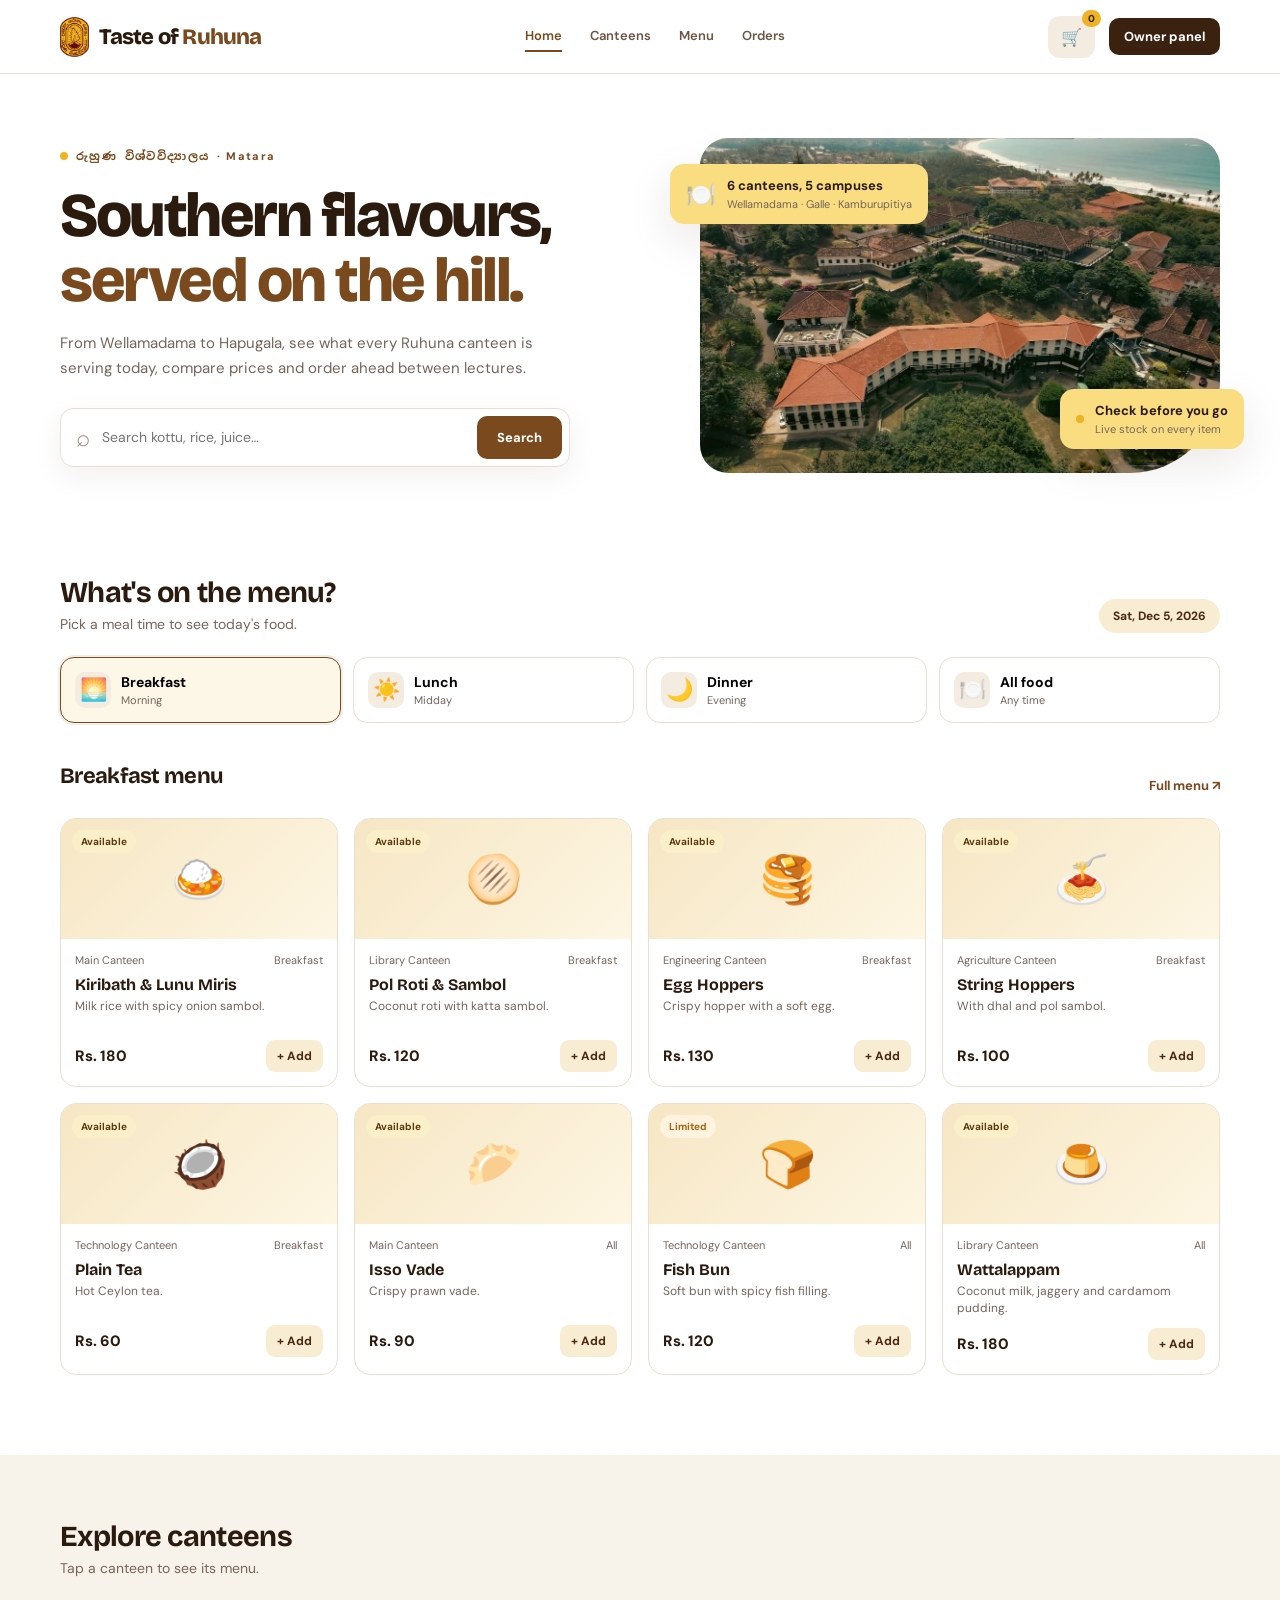
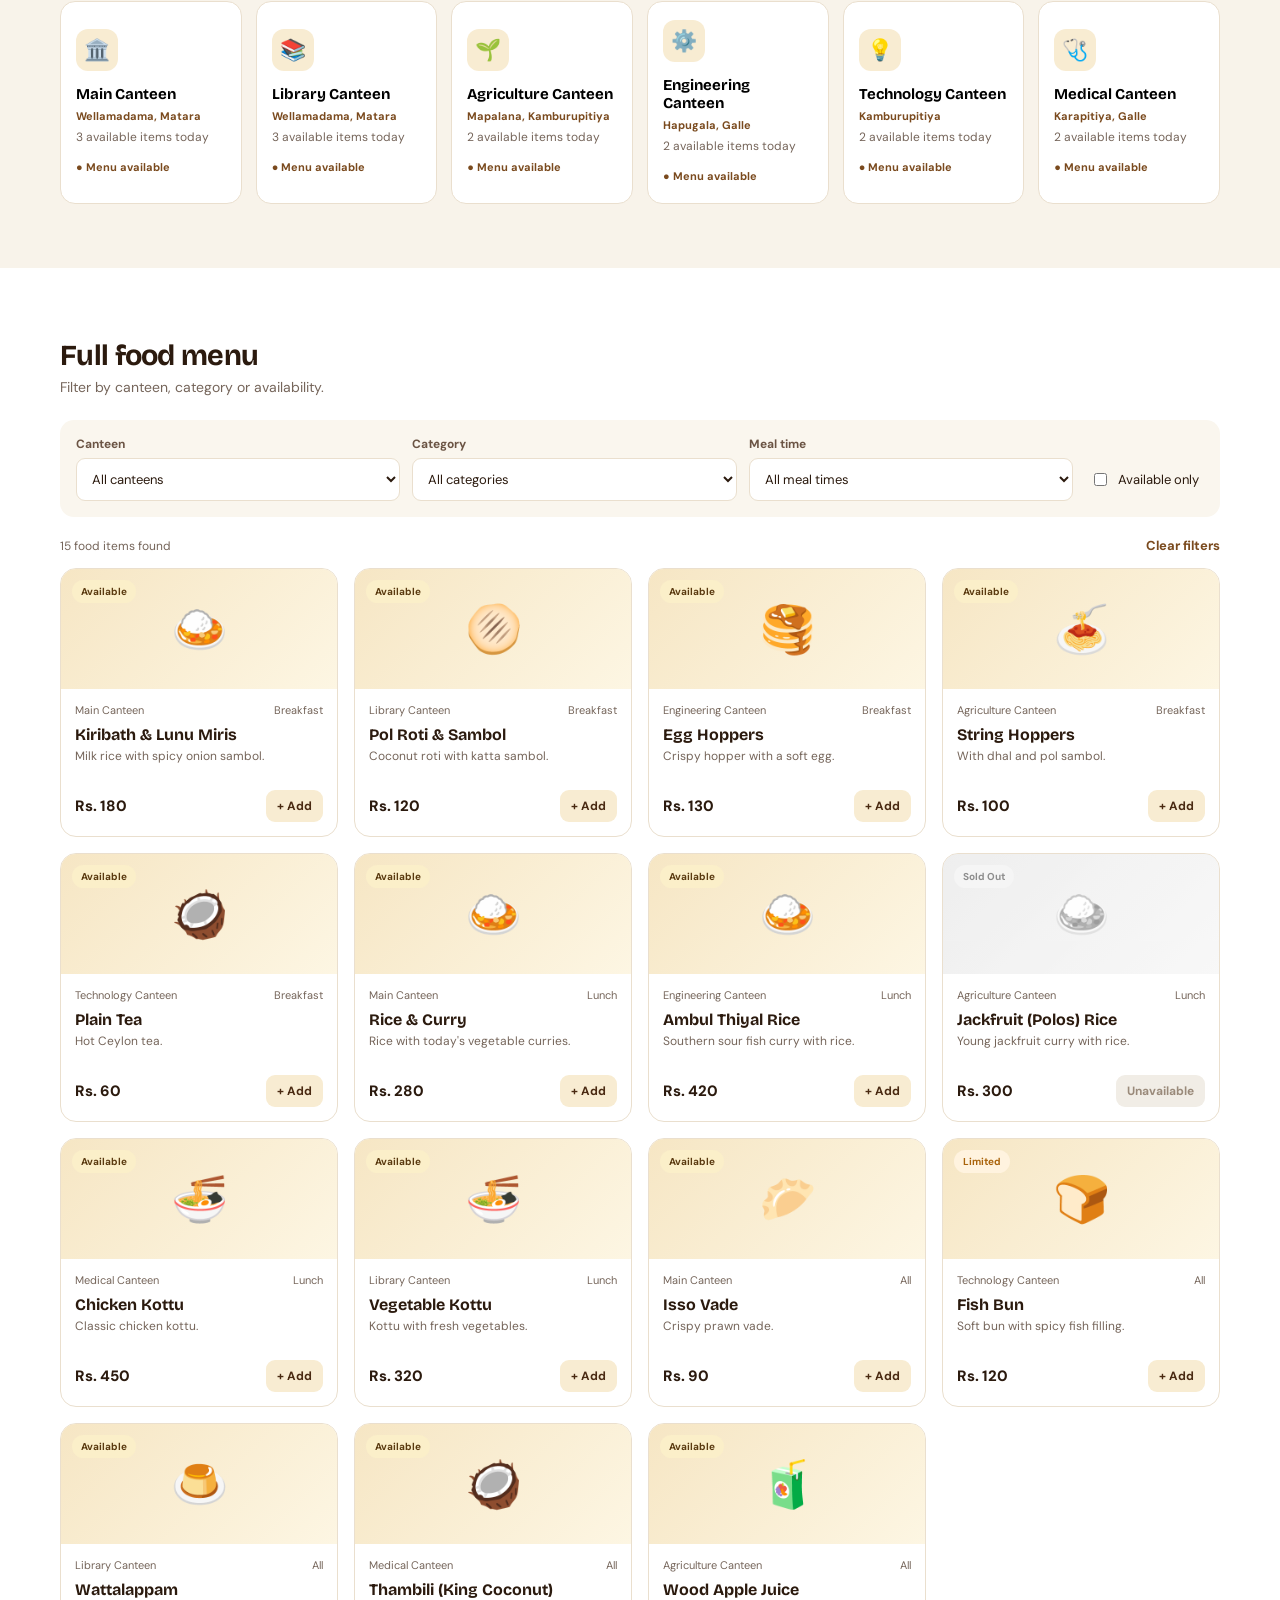
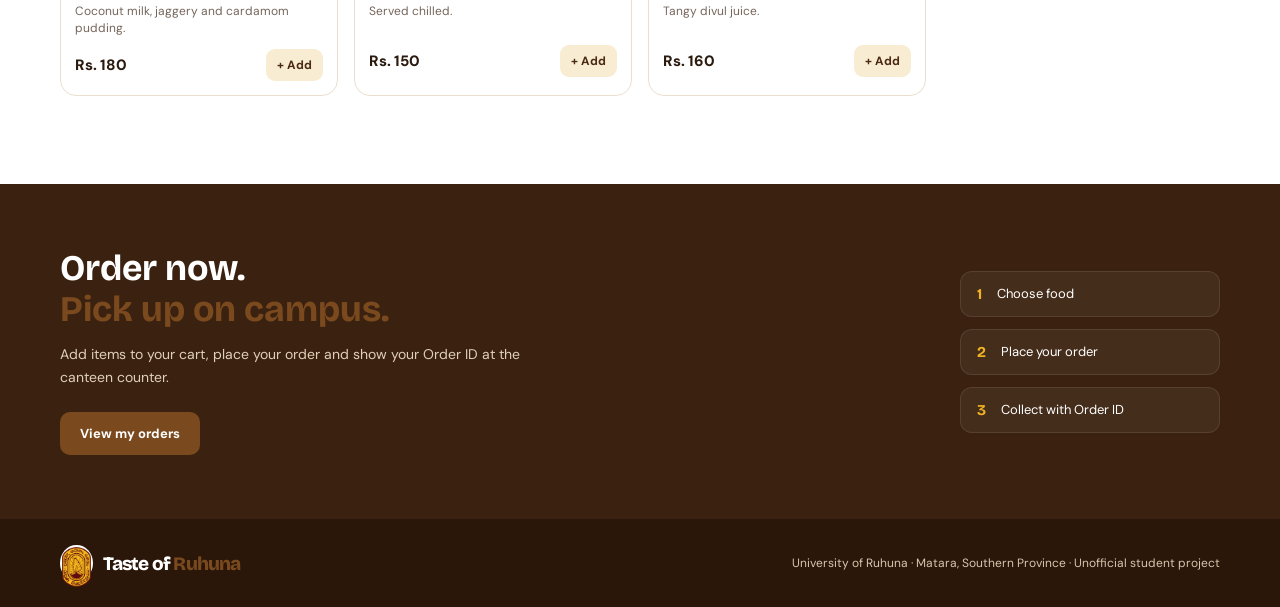
<file: html/home.html>
<!DOCTYPE html>
<html lang="en">
<head>
<meta charset="UTF-8">
<meta name="viewport" content="width=device-width, initial-scale=1.0">
<title>Ruhuna Eats | University of Ruhuna Canteens</title>
<link rel="preconnect" href="https://fonts.googleapis.com">
<link rel="preconnect" href="https://fonts.gstatic.com" crossorigin>
<link href="https://fonts.googleapis.com/css2?family=DM+Sans:wght@400;500;600;700&family=Bricolage+Grotesque:wght@600;700;800&family=Noto+Sans+Sinhala:wght@500;700&display=swap" rel="stylesheet">
<link rel="stylesheet" href="../css/home.css">
</head>
<body>
<header class="site-header">
  <a class="brand" href="#home"><span class="brand-mark" data-brand-mark></span><span data-brand-name></span></a>
  <nav class="main-nav">
    <a class="nav-link active" href="#home">Home</a>
    <a class="nav-link" href="#canteens">Canteens</a>
    <a class="nav-link" href="#menu">Menu</a>
    <a class="nav-link" href="#orders">Orders</a>
  </nav>
  <div class="header-actions">
    <button class="icon-button" id="cart-open" aria-label="Open cart">🛒<span id="cart-count" class="cart-count">0</span></button>
    <button class="button button-dark small" id="owner-open">Owner panel</button>
  </div>
</header>

<main>
  <section class="hero section-wrap" id="home">
    <div class="hero-copy">
      <span class="eyebrow"><span class="pulse"></span> <span class="si">රුහුණ විශ්වවිද්‍යාලය</span> · Matara</span>
      <h1>Southern flavours,<br><span>served on the hill.</span></h1>
      <p>From Wellamadama to Hapugala, see what every Ruhuna canteen is serving today, compare prices and order ahead between lectures.</p>
      <form class="hero-search" id="hero-search">
        <span>⌕</span><input id="search-input" type="search" placeholder="Search kottu, rice, juice…" aria-label="Search foods">
        <button class="button button-green" type="submit">Search</button>
      </form>
    </div>
    <div class="hero-visual" aria-hidden="true">
        <img src="../assets/1.jpg" alt="University of Ruhuna campus" class="horizon">
      <div class="floating-card floating-top"><span class="floating-icon">🍽️</span><div><strong id="hero-count">0 canteens</strong><small>Wellamadama · Galle · Kamburupitiya</small></div></div>
      <div class="floating-card floating-bottom"><span class="status-dot"></span><div><strong>Check before you go</strong><small>Live stock on every item</small></div></div>
    </div>
  </section>

  <section class="section-wrap meal-section">
    <div class="section-heading">
      <div><h2>What's on the menu?</h2><p>Pick a meal time to see today's food.</p></div>
      <span class="date-chip" id="today-date"></span>
    </div>
    <div class="meal-tabs">
      <button class="meal-tab" data-meal="Breakfast"><span>🌅</span><b>Breakfast</b><small>Morning</small></button>
      <button class="meal-tab" data-meal="Lunch"><span>☀️</span><b>Lunch</b><small>Midday</small></button>
      <button class="meal-tab" data-meal="Dinner"><span>🌙</span><b>Dinner</b><small>Evening</small></button>
      <button class="meal-tab" data-meal="All"><span>🍽️</span><b>All food</b><small>Any time</small></button>
    </div>
    <div class="section-heading compact"><div><h2 id="featured-title">Popular today</h2></div><a class="text-link" href="#menu">Full menu ↗</a></div>
    <div class="food-grid" id="home-food-grid"></div>
  </section>

  <section class="canteen-band" id="canteens">
    <div class="section-wrap">
      <div class="section-heading"><div><h2>Explore canteens</h2><p>Tap a canteen to see its menu.</p></div></div>
      <div class="canteen-grid" id="canteen-grid"></div>
    </div>
  </section>

  <section class="section-wrap menu-section" id="menu">
    <div class="section-heading"><div><h2>Full food menu</h2><p>Filter by canteen, category or availability.</p></div></div>
    <div class="filters">
      <label class="filter-field"><span>Canteen</span><select id="canteen-filter"></select></label>
      <label class="filter-field"><span>Category</span><select id="category-filter"></select></label>
      <label class="filter-field"><span>Meal time</span><select id="meal-filter"><option value="All">All meal times</option><option>Breakfast</option><option>Lunch</option><option>Dinner</option></select></label>
      <label class="check-filter"><input type="checkbox" id="available-filter"> Available only</label>
    </div>
    <div class="results-line"><span id="results-count"></span><button class="text-link" id="clear-filters">Clear filters</button></div>
    <div class="food-grid" id="all-food-grid"></div>
  </section>

  <section class="order-section" id="orders">
    <div class="section-wrap order-inner">
      <div><h2>Order now.<br><span>Pick up on campus.</span></h2><p>Add items to your cart, place your order and show your Order ID at the canteen counter.</p><button class="button button-green" id="view-orders">View my orders</button></div>
      <div class="order-steps"><div><b>1</b><span>Choose food</span></div><div><b>2</b><span>Place your order</span></div><div><b>3</b><span>Collect with Order ID</span></div></div>
    </div>
  </section>
</main>

<footer class="footer"><div class="section-wrap footer-inner"><a class="brand" href="#home"><span class="brand-mark" data-brand-mark></span><span data-brand-name></span></a><p id="footer-tagline"></p></div></footer>

<div class="overlay" id="cart-overlay"></div>
<aside class="drawer" id="cart-drawer" aria-label="Cart">
  <div class="drawer-head"><h2>Your cart</h2><button class="close-button" id="cart-close" aria-label="Close">×</button></div>
  <div id="cart-items" class="cart-items"></div>
  <div class="cart-footer"><div class="total-row"><span>Total</span><strong id="cart-total"></strong></div><button class="button button-green full" id="checkout-button">Continue to checkout</button><small>Demo checkout. No real payment is processed.</small></div>
</aside>

<div class="modal-backdrop" id="checkout-modal"><div class="modal">
  <button class="close-button modal-x" data-close="checkout-modal" aria-label="Close">×</button>
  <h2>Confirm your order</h2><p class="muted">One canteen per order.</p>
  <form id="checkout-form">
    <label class="form-label">Student name<input id="student-name" required placeholder="Your name"></label>
    <label class="form-label">Student ID<input id="student-id" required placeholder="Your university ID"></label>
    <label class="form-label">Pickup canteen<select id="pickup-canteen" disabled></select></label>
    <label class="form-label">Payment<select id="payment-method"><option>Cash on pickup</option><option>Online payment (demo only)</option></select></label>
    <div class="checkout-total"><span>Order total</span><strong id="checkout-total"></strong></div>
    <button class="button button-green full" type="submit">Place order</button>
  </form>
</div></div>

<div class="modal-backdrop" id="orders-modal"><div class="modal wide-modal"><button class="close-button modal-x" data-close="orders-modal" aria-label="Close">×</button><h2>My orders</h2><div id="orders-list"></div></div></div>

<div class="modal-backdrop" id="owner-modal"><div class="modal owner-modal">
  <button class="close-button modal-x" data-close="owner-modal" aria-label="Close">×</button>
  <h2>Owner dashboard</h2>
  <div class="owner-tabs"><button class="owner-tab active" data-owner-tab="manage">Manage food</button><button class="owner-tab" data-owner-tab="orders">Orders</button></div>
  <div id="owner-manage">
    <form id="food-form" class="owner-form">
      <input type="hidden" id="edit-food-id">
      <label class="form-label">Canteen<select id="owner-canteen"></select></label>
      <label class="form-label">Food name<input id="food-name" required placeholder="e.g. Chicken Kottu"></label>
      <div class="form-two"><label class="form-label">Category<select id="food-category"></select></label><label class="form-label">Meal time<select id="food-meal"><option>Breakfast</option><option>Lunch</option><option>Dinner</option><option>All</option></select></label></div>
      <div class="form-two"><label class="form-label">Price<input id="food-price" type="number" min="0" required></label><label class="form-label">Quantity<input id="food-quantity" type="number" min="0" required></label></div>
      <label class="form-label">Description (optional)<input id="food-desc" maxlength="80"></label>
      <button class="button button-green full" type="submit" id="save-food">Add food item</button>
      <button class="button button-light full hidden" type="button" id="cancel-edit">Cancel edit</button>
    </form>
    <div class="owner-food-list"><h3>Current menu</h3><div id="owner-food-items"></div></div>
  </div>
  <div id="owner-orders" class="hidden"><div id="owner-order-list"></div></div>
  <p class="demo-note">Demo: data is saved in this browser (LocalStorage). For multiple users and devices, connect a backend and database.</p>
</div></div>

<div class="toast" id="toast" role="status"></div>
<script src="../js/home.js"></script>
</body>
</html>
</file>
<file: css/home.css>
* {
  box-sizing: border-box;
}
:root {
  --gold: #f0b323;
  --green: #7a4a1e;
  --green-dark: #4a2a12;
  --green-pale: #f8ecd2;
  --ink: #2b1a0e;
  --muted: #75655a;
  --line: #eadfce;
}
html {
  scroll-behavior: smooth;
  scroll-padding-top: 96px;
}
body {
  margin: 0;
  font-family: "DM Sans", sans-serif;
  color: var(--ink);
  background: #fff;
}
button,
input,
select {
  font: inherit;
}
button {
  cursor: pointer;
}
:focus-visible {
  outline: 2px solid var(--green);
  outline-offset: 2px;
}
.section-wrap {
  width: min(1160px, calc(100% - 48px));
  margin: auto;
}
.site-header {
  height: 74px;
  padding: 0 max(24px, calc((100vw - 1160px) / 2));
  display: flex;
  align-items: center;
  justify-content: space-between;
  gap: 16px;
  border-bottom: 1px solid var(--line);
  background: #fff;
  position: sticky;
  top: 0;
  z-index: 20;
}
.brand {
  display: flex;
  align-items: center;
  gap: 10px;
  text-decoration: none;
  color: var(--ink);
  font:
    800 22px "Bricolage Grotesque",
    sans-serif;
  letter-spacing: -0.8px;
}
.brand-green {
  color: var(--green);
}
.brand-mark {
  min-width: 34px;
  height: 34px;
  padding: 0 6px;
  border-radius: 11px;
  background: var(--gold);
  color: #3b2210;
  font-weight: 800;
  display: grid;
  place-items: center;
  font-size: 18px;
}
.brand-mark.has-logo {
  background: none;
  padding: 0;
  min-width: 0;
  height: 42px;
}
.brand-mark.has-logo img {
  height: 40px;
  width: auto;
  display: block;
}
.footer .brand-mark.has-logo {
  height: 36px;
  background: #fff;
  border-radius: 50%;
  padding: 2px;
}
.main-nav {
  display: flex;
  gap: 28px;
}
.nav-link {
  text-decoration: none;
  color: #6b5444;
  font-size: 13px;
  font-weight: 600;
  padding: 6px 0;
  border-bottom: 2px solid transparent;
}
.nav-link.active,
.nav-link:hover {
  color: var(--green);
  border-color: var(--green);
}
.header-actions {
  display: flex;
  align-items: center;
  gap: 14px;
}
.icon-button {
  border: 0;
  background: #f4ece0;
  border-radius: 12px;
  padding: 10px 13px;
  font-size: 17px;
  position: relative;
}
.cart-count {
  font-size: 10px;
  font-weight: 700;
  background: var(--gold);
  color: #2b1a0e;
  border-radius: 20px;
  padding: 2px 6px;
  position: absolute;
  top: -6px;
  right: -6px;
}
.button {
  border: 0;
  border-radius: 10px;
  padding: 13px 20px;
  font-size: 13px;
  font-weight: 700;
  transition: 0.2s;
}
.button:hover {
  filter: brightness(0.95);
}
.button-green {
  background: var(--green);
  color: #fff;
}
.button-dark {
  background: #3b2210;
  color: #fff;
}
.button-light {
  background: #f1e8da;
  color: var(--ink);
}
.button.small {
  padding: 10px 15px;
}
.button.full {
  width: 100%;
}
.hero {
  display: grid;
  grid-template-columns: 1.05fr 0.95fr;
  gap: 65px;
  align-items: center;
  padding: 64px 0 72px;
}
.eyebrow {
  font-size: 11px;
  font-weight: 700;
  letter-spacing: 1.4px;
  color: var(--green);
  display: inline-flex;
  align-items: center;
  gap: 8px;
}
.pulse,
.status-dot {
  width: 8px;
  height: 8px;
  background: #f0b323;
  border-radius: 50%;
  display: inline-block;
}
.si {
  font-family: "Noto Sans Sinhala", sans-serif;
}
.hero h1 {
  font:
    800 clamp(42px, 5vw, 62px)/1.05 "Bricolage Grotesque",
    sans-serif;
  letter-spacing: -2.5px;
  margin: 18px 0;
}
.hero h1 span,
.order-inner h2 span {
  color: var(--green);
}
.hero-copy > p {
  color: var(--muted);
  font-size: 15px;
  line-height: 1.7;
  max-width: 480px;
}
.hero-search {
  display: flex;
  align-items: center;
  gap: 10px;
  border: 1px solid var(--line);
  border-radius: 13px;
  padding: 7px 7px 7px 15px;
  max-width: 510px;
  margin-top: 26px;
  box-shadow: 0 10px 30px #3b221010;
}
.hero-search > span {
  font-size: 24px;
  color: #a08a74;
}
.hero-search input {
  border: 0;
  outline: 0;
  min-width: 0;
  flex: 1;
  font-size: 14px;
}
.hero-visual {
  position: relative;
}
.horizon {
  display: block;
  width: 100%;
  height: auto;
  border-radius: 28px 28px 90px 28px;
}
.floating-card {
  position: absolute;
  background: #f9dd80;
  box-shadow: 0 15px 45px #3b22101a;
  border-radius: 14px;
  padding: 13px 16px;
  display: flex;
  gap: 11px;
  align-items: center;
}
.floating-card strong,
.floating-card small {
  display: block;
}
.floating-card strong {
  font-size: 13px;
}
.floating-card small {
  font-size: 11px;
  color: var(--muted);
  margin-top: 3px;
}
.floating-icon {
  font-size: 24px;
}
.floating-top {
  top: 26px;
  left: -30px;
}
.floating-bottom {
  bottom: 24px;
  right: -24px;
}
.meal-section {
  padding: 30px 0 80px;
}
.section-heading {
  display: flex;
  justify-content: space-between;
  align-items: end;
  gap: 20px;
  margin-bottom: 24px;
}
.section-heading h2,
.drawer h2,
.modal h2 {
  font:
    700 29px "Bricolage Grotesque",
    sans-serif;
  letter-spacing: -0.7px;
  margin: 0 0 5px;
}
.section-heading p {
  color: var(--muted);
  font-size: 14px;
  margin: 0;
}
.date-chip {
  background: var(--green-pale);
  color: var(--green-dark);
  border-radius: 30px;
  padding: 9px 14px;
  font-size: 12px;
  font-weight: 700;
  white-space: nowrap;
}
.meal-tabs {
  display: grid;
  grid-template-columns: repeat(4, 1fr);
  gap: 12px;
  margin: 24px 0 40px;
}
.meal-tab {
  border: 1px solid var(--line);
  border-radius: 14px;
  background: #fff;
  padding: 14px;
  display: grid;
  grid-template-columns: 36px 1fr;
  column-gap: 10px;
  align-items: center;
  text-align: left;
}
.meal-tab > span {
  grid-row: 1/3;
  font-size: 22px;
  background: #f4ece0;
  width: 36px;
  height: 36px;
  border-radius: 10px;
  display: grid;
  place-items: center;
}
.meal-tab b {
  font-size: 14px;
}
.meal-tab small {
  color: var(--muted);
  font-size: 11px;
}
.meal-tab.active {
  border-color: var(--green);
  background: #fdf7e8;
  box-shadow: 0 0 0 2px #7a4a1e18;
}
.compact h2 {
  font-size: 22px;
}
.text-link {
  border: 0;
  background: none;
  color: var(--green);
  font-size: 13px;
  font-weight: 700;
  text-decoration: none;
  padding: 0;
}
.food-grid {
  display: grid;
  grid-template-columns: repeat(4, 1fr);
  gap: 16px;
}
.food-card {
  border: 1px solid var(--line);
  border-radius: 16px;
  overflow: hidden;
  background: #fff;
}
.food-photo {
  height: 120px;
  position: relative;
  background: linear-gradient(135deg, #f6e6c4, #fdf6e3);
  display: grid;
  place-items: center;
  font-size: 46px;
}
.food-card.out .food-photo {
  filter: grayscale(1);
  opacity: 0.7;
}
.status-badge {
  position: absolute;
  top: 11px;
  left: 11px;
  border-radius: 30px;
  background: #fbefc9;
  color: #5a3a10;
  font-size: 10px;
  font-weight: 700;
  padding: 5px 9px;
}
.status-badge.limited {
  background: #fff3df;
  color: #a9630a;
}
.status-badge.sold {
  background: #ffeded;
  color: #bb4444;
}
.food-content {
  padding: 14px;
}
.food-topline {
  display: flex;
  justify-content: space-between;
  gap: 8px;
  color: var(--muted);
  font-size: 11px;
}
.food-content h3 {
  font:
    700 16px "Bricolage Grotesque",
    sans-serif;
  margin: 8px 0 4px;
}
.food-desc {
  font-size: 12px;
  color: var(--muted);
  min-height: 30px;
  line-height: 1.4;
}
.food-bottom {
  display: flex;
  justify-content: space-between;
  align-items: center;
  gap: 8px;
  margin-top: 12px;
}
.price {
  font-size: 15px;
  font-weight: 800;
}
.add-button {
  border: 0;
  background: var(--green-pale);
  color: var(--green-dark);
  border-radius: 9px;
  padding: 8px 11px;
  font-size: 12px;
  font-weight: 700;
}
.add-button:disabled {
  background: #f1ede6;
  color: #9a8a7a;
  cursor: not-allowed;
}
.canteen-band {
  background: #f8f3ea;
  padding: 64px 0;
}
.canteen-grid {
  display: grid;
  grid-template-columns: repeat(auto-fit, minmax(170px, 1fr));
  gap: 14px;
}
.canteen-card {
  background: #fff;
  border: 1px solid var(--line);
  border-radius: 15px;
  padding: 18px 15px;
  text-align: left;
  transition: 0.2s;
}
.canteen-card:hover {
  border-color: var(--green);
  box-shadow: 0 8px 24px #3b221012;
}
.canteen-icon {
  width: 42px;
  height: 42px;
  background: var(--green-pale);
  border-radius: 12px;
  display: grid;
  place-items: center;
  font-size: 21px;
  margin-bottom: 14px;
}
.canteen-card h3 {
  font:
    700 15px "Bricolage Grotesque",
    sans-serif;
  margin: 0 0 6px;
}
.canteen-campus {
  font-size: 11px;
  color: var(--green);
  font-weight: 700;
  margin: 0 0 6px;
}
.canteen-card p {
  font-size: 12px;
  color: var(--muted);
  margin: 0 0 10px;
}
.canteen-status {
  font-size: 11px;
  font-weight: 700;
  color: var(--green);
}
.canteen-status.none {
  color: #a9630a;
}
.canteen-card {
  cursor: pointer;
}
.menu-section {
  padding: 70px 0 88px;
}
.filters {
  display: flex;
  align-items: end;
  gap: 12px;
  flex-wrap: wrap;
  padding: 16px;
  background: #faf6ee;
  border-radius: 14px;
}
.filter-field {
  display: grid;
  gap: 6px;
  flex: 1;
  min-width: 150px;
}
.filter-field span,
.form-label {
  font-size: 12px;
  font-weight: 700;
  color: #6b5444;
}
.filter-field select,
.form-label input,
.form-label select {
  width: 100%;
  padding: 11px;
  border: 1px solid var(--line);
  border-radius: 9px;
  background: #fff;
  color: var(--ink);
  margin-top: 6px;
  font-size: 13px;
}
.filter-field select {
  margin-top: 0;
}
.check-filter {
  font-size: 13px;
  display: flex;
  align-items: center;
  gap: 8px;
  padding: 12px 5px;
}
.results-line {
  display: flex;
  justify-content: space-between;
  align-items: center;
  margin: 20px 0 14px;
  color: var(--muted);
  font-size: 12px;
}
.order-section {
  background: #3b2210;
  color: #fff;
  padding: 64px 0;
}
.order-inner {
  display: flex;
  justify-content: space-between;
  align-items: center;
  gap: 50px;
}
.order-inner h2 {
  font:
    700 36px/1.15 "Bricolage Grotesque",
    sans-serif;
  margin: 0 0 12px;
}
.order-inner p {
  color: #e0d0ba;
  font-size: 14px;
  line-height: 1.7;
  max-width: 460px;
  margin: 0 0 22px;
}
.order-steps {
  display: grid;
  gap: 12px;
  min-width: 260px;
}
.order-steps div {
  display: flex;
  align-items: center;
  gap: 15px;
  background: #ffffff0d;
  border: 1px solid #ffffff18;
  border-radius: 12px;
  padding: 13px 16px;
  font-size: 13px;
}
.order-steps b {
  color: #f0b323;
  font: 700 15px "Bricolage Grotesque";
}
.footer {
  background: #2a170a;
  color: #d9c6ad;
  padding: 26px 0;
}
.footer-inner {
  display: flex;
  align-items: center;
  justify-content: space-between;
  gap: 15px;
}
.footer .brand {
  color: #fff;
  font-size: 19px;
}
.footer p {
  font-size: 12px;
  margin: 0;
}
.overlay,
.modal-backdrop {
  position: fixed;
  inset: 0;
  background: #101c16a6;
  z-index: 40;
  opacity: 0;
  visibility: hidden;
  transition: 0.2s;
}
.overlay.show,
.modal-backdrop.show {
  opacity: 1;
  visibility: visible;
}
.drawer {
  position: fixed;
  z-index: 41;
  right: 0;
  top: 0;
  height: 100vh;
  height: 100dvh;
  width: min(430px, 100%);
  background: #fff;
  padding: 26px;
  display: flex;
  flex-direction: column;
  transform: translateX(105%);
  transition: 0.25s;
  visibility: hidden;
}
.drawer.show {
  transform: none;
  visibility: visible;
}
.drawer-head {
  display: flex;
  justify-content: space-between;
  align-items: center;
}
.close-button {
  border: 0;
  background: #f1e8da;
  border-radius: 50%;
  width: 34px;
  height: 34px;
  font-size: 22px;
  color: #6b5444;
}
.cart-items {
  flex: 1;
  overflow: auto;
  margin: 18px 0;
}
.cart-row {
  display: flex;
  gap: 12px;
  padding: 13px 0;
  border-bottom: 1px solid var(--line);
}
.cart-emoji {
  width: 56px;
  height: 56px;
  border-radius: 10px;
  background: var(--green-pale);
  display: grid;
  place-items: center;
  font-size: 26px;
}
.cart-row-info {
  flex: 1;
}
.cart-row-info b {
  font-size: 13px;
  display: block;
}
.cart-row-info small {
  font-size: 11px;
  color: var(--muted);
}
.qty-controls {
  display: flex;
  align-items: center;
  gap: 9px;
  margin-top: 8px;
}
.qty-controls button {
  border: 1px solid var(--line);
  background: #fff;
  border-radius: 6px;
  width: 26px;
  height: 26px;
}
.cart-footer {
  border-top: 1px solid var(--line);
  padding-top: 16px;
}
.total-row,
.checkout-total {
  display: flex;
  justify-content: space-between;
  margin-bottom: 14px;
  font-size: 14px;
}
.total-row strong,
.checkout-total strong {
  font-size: 18px;
}
.cart-footer > small {
  display: block;
  color: var(--muted);
  font-size: 11px;
  text-align: center;
  margin-top: 10px;
}
.empty-state {
  text-align: center;
  padding: 35px 10px;
  color: var(--muted);
  font-size: 13px;
}
.modal-backdrop {
  z-index: 50;
  display: grid;
  place-items: center;
  padding: 20px;
  overflow: auto;
}
.modal {
  position: relative;
  background: #fff;
  border-radius: 18px;
  padding: 30px;
  width: min(460px, 100%);
  max-height: 90vh;
  overflow: auto;
  transform: translateY(10px);
  transition: 0.2s;
}
.modal-backdrop.show .modal {
  transform: none;
}
.modal > p,
.muted {
  color: var(--muted);
  font-size: 12px;
}
.modal-x {
  position: absolute;
  right: 18px;
  top: 18px;
}
.form-label {
  display: block;
  margin: 14px 0;
}
.checkout-total {
  border-top: 1px solid var(--line);
  padding-top: 15px;
  margin-top: 20px;
}
.wide-modal {
  width: min(650px, 100%);
}
.order-history-card {
  border: 1px solid var(--line);
  border-radius: 12px;
  padding: 15px;
  margin-top: 12px;
}
.order-history-card h3 {
  font-size: 14px;
  margin: 0 0 4px;
}
.order-history-card p {
  font-size: 12px;
  color: var(--muted);
  margin: 4px 0;
}
.order-id {
  font-weight: 800;
  color: var(--green);
  letter-spacing: 0.5px;
}
.order-badge {
  position: static;
  white-space: nowrap;
  height: fit-content;
}
.owner-modal {
  width: min(760px, 100%);
}
.owner-tabs {
  display: flex;
  gap: 8px;
  border-bottom: 1px solid var(--line);
  margin: 18px 0;
}
.owner-tab {
  background: none;
  border: 0;
  padding: 10px 13px;
  color: var(--muted);
  font-size: 13px;
  font-weight: 700;
  border-bottom: 2px solid transparent;
}
.owner-tab.active {
  color: var(--green);
  border-color: var(--green);
}
.owner-form {
  background: #faf6ee;
  border-radius: 12px;
  padding: 6px 15px 15px;
}
.form-two {
  display: flex;
  gap: 12px;
}
.form-two .form-label {
  flex: 1;
  min-width: 0;
}
.owner-food-list h3 {
  font: 700 16px "Bricolage Grotesque";
  margin: 22px 0 8px;
}
.manage-row {
  display: flex;
  justify-content: space-between;
  align-items: center;
  gap: 10px;
  padding: 11px 0;
  border-bottom: 1px solid var(--line);
}
.manage-row strong {
  font-size: 13px;
}
.manage-row small {
  display: block;
  color: var(--muted);
  font-size: 11px;
  margin-top: 3px;
}
.manage-actions {
  display: flex;
  gap: 6px;
  flex-wrap: wrap;
  justify-content: flex-end;
}
.mini-button {
  border: 1px solid var(--line);
  background: #fff;
  border-radius: 7px;
  padding: 7px 9px;
  font-size: 11px;
}
.mini-button.danger {
  color: #b94c4c;
}
.owner-order {
  border: 1px solid var(--line);
  padding: 13px;
  border-radius: 10px;
  margin: 10px 0;
}
.owner-order-head {
  display: flex;
  justify-content: space-between;
  gap: 10px;
}
.owner-order select {
  padding: 7px;
  border: 1px solid var(--line);
  border-radius: 7px;
  font-size: 12px;
  height: fit-content;
}
.demo-note {
  font-size: 11px;
  color: #75655a;
  background: #faf6ee;
  padding: 10px;
  border-radius: 8px;
  margin-top: 16px;
  line-height: 1.5;
}
.toast {
  position: fixed;
  bottom: 25px;
  left: 50%;
  transform: translate(-50%, 20px);
  background: #3b2210;
  color: #fff;
  padding: 12px 18px;
  border-radius: 10px;
  font-size: 13px;
  opacity: 0;
  pointer-events: none;
  transition: 0.2s;
  z-index: 80;
}
.toast.show {
  opacity: 1;
  transform: translate(-50%, 0);
}
.hidden {
  display: none !important;
}
.empty-grid {
  grid-column: 1/-1;
  padding: 35px;
  text-align: center;
  color: var(--muted);
  background: #faf6ee;
  border-radius: 12px;
  font-size: 14px;
}
@media (max-width: 900px) {
  .hero {
    gap: 30px;
  }
  .food-grid {
    grid-template-columns: repeat(2, 1fr);
  }
  .floating-top {
    left: -10px;
  }
  .floating-bottom {
    right: -10px;
  }
}
@media (max-width: 650px) {
  .section-wrap {
    width: calc(100% - 32px);
  }
  .site-header {
    height: auto;
    padding: 10px 16px;
    flex-wrap: wrap;
  }
  .main-nav {
    order: 3;
    width: 100%;
    gap: 20px;
    overflow-x: auto;
  }
  .header-actions {
    gap: 8px;
  }
  .hero {
    grid-template-columns: 1fr;
    padding: 40px 0 50px;
    gap: 35px;
  }

  .meal-tabs {
    grid-template-columns: repeat(2, 1fr);
  }
  .section-heading {
    align-items: flex-start;
    flex-direction: column;
  }
  .food-grid {
    gap: 11px;
  }
  .food-photo {
    height: 96px;
    font-size: 38px;
  }
  .food-content {
    padding: 11px;
  }
  .food-content h3 {
    font-size: 14px;
  }
  .food-bottom {
    flex-direction: column;
    align-items: stretch;
  }
  .add-button {
    width: 100%;
  }
  .canteen-band,
  .menu-section {
    padding: 48px 0;
  }
  .filter-field {
    min-width: calc(50% - 6px);
  }
  .order-inner {
    display: block;
  }
  .order-steps {
    margin-top: 28px;
  }
  .footer-inner {
    flex-wrap: wrap;
  }
  .form-two {
    gap: 8px;
  }
  .modal {
    padding: 26px 18px;
  }
  .manage-row {
    flex-direction: column;
    align-items: flex-start;
  }
  .manage-actions {
    justify-content: flex-start;
  }
}
</file>
